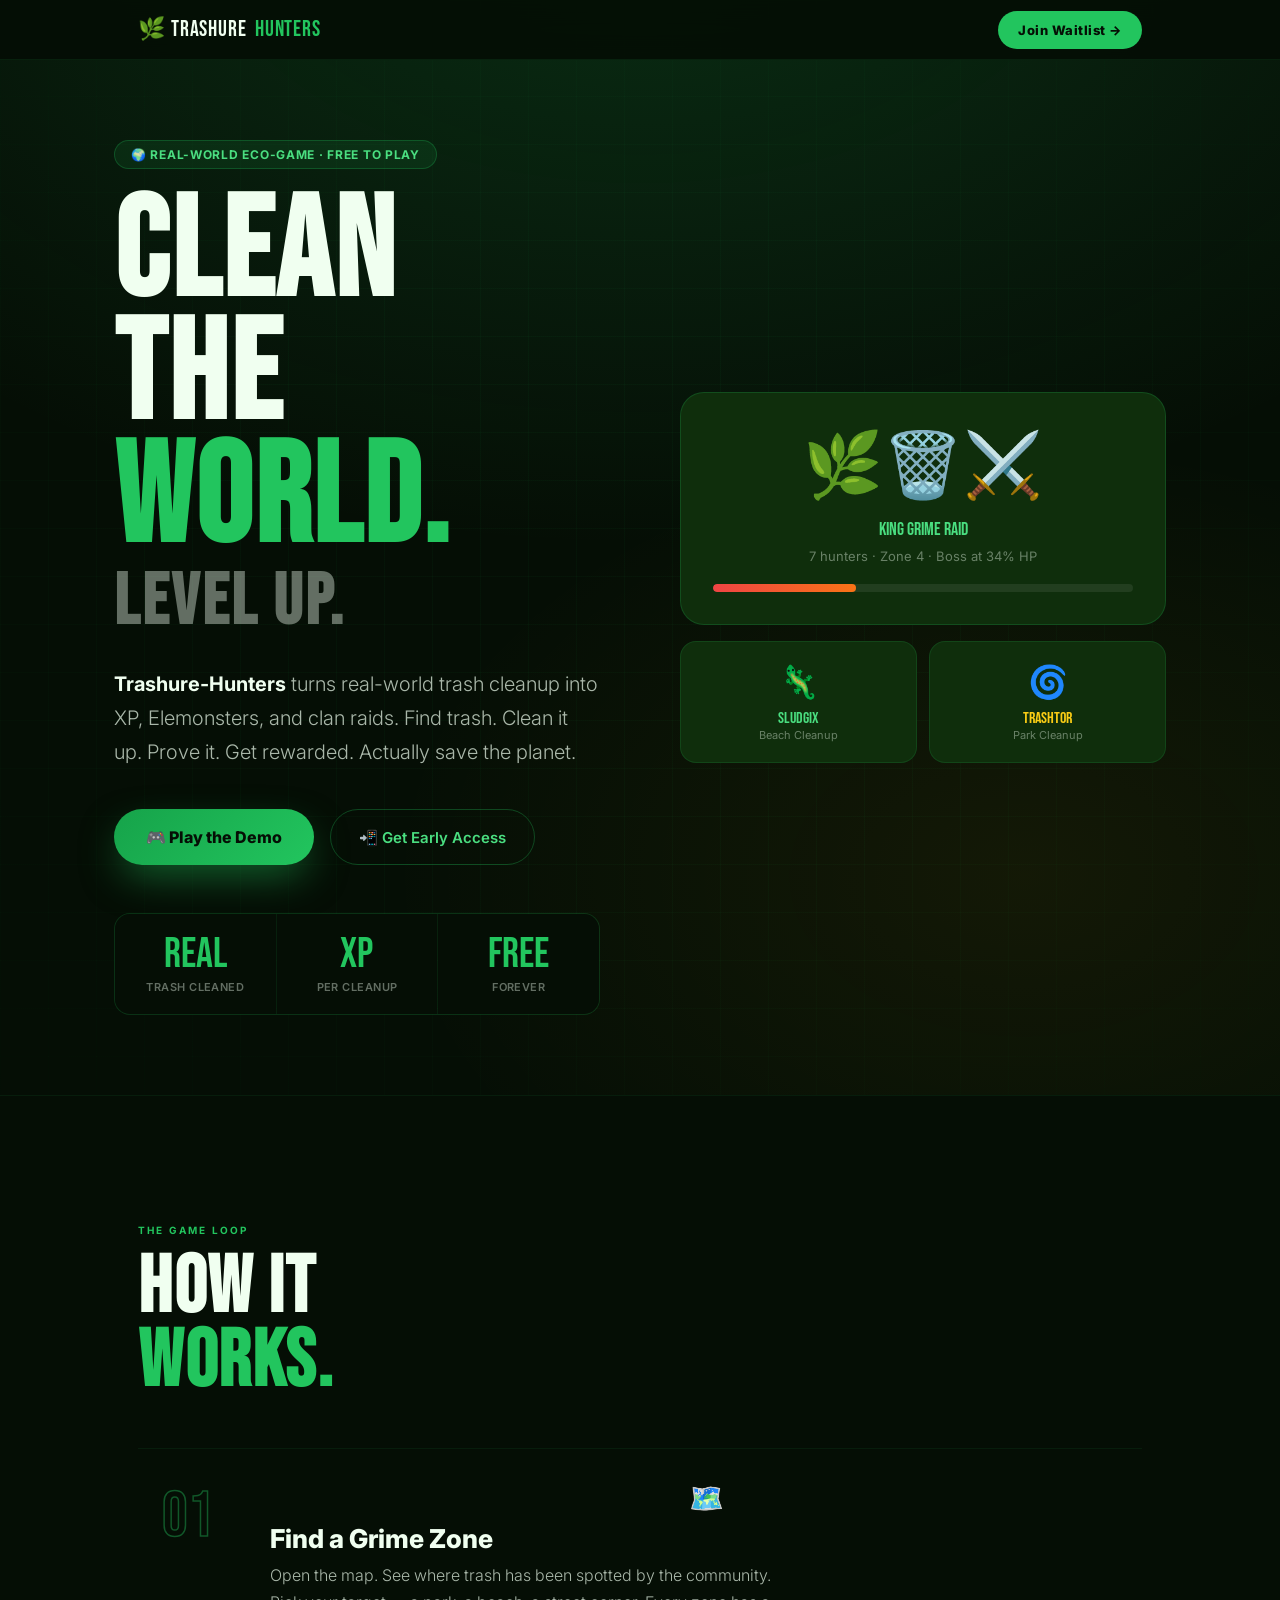
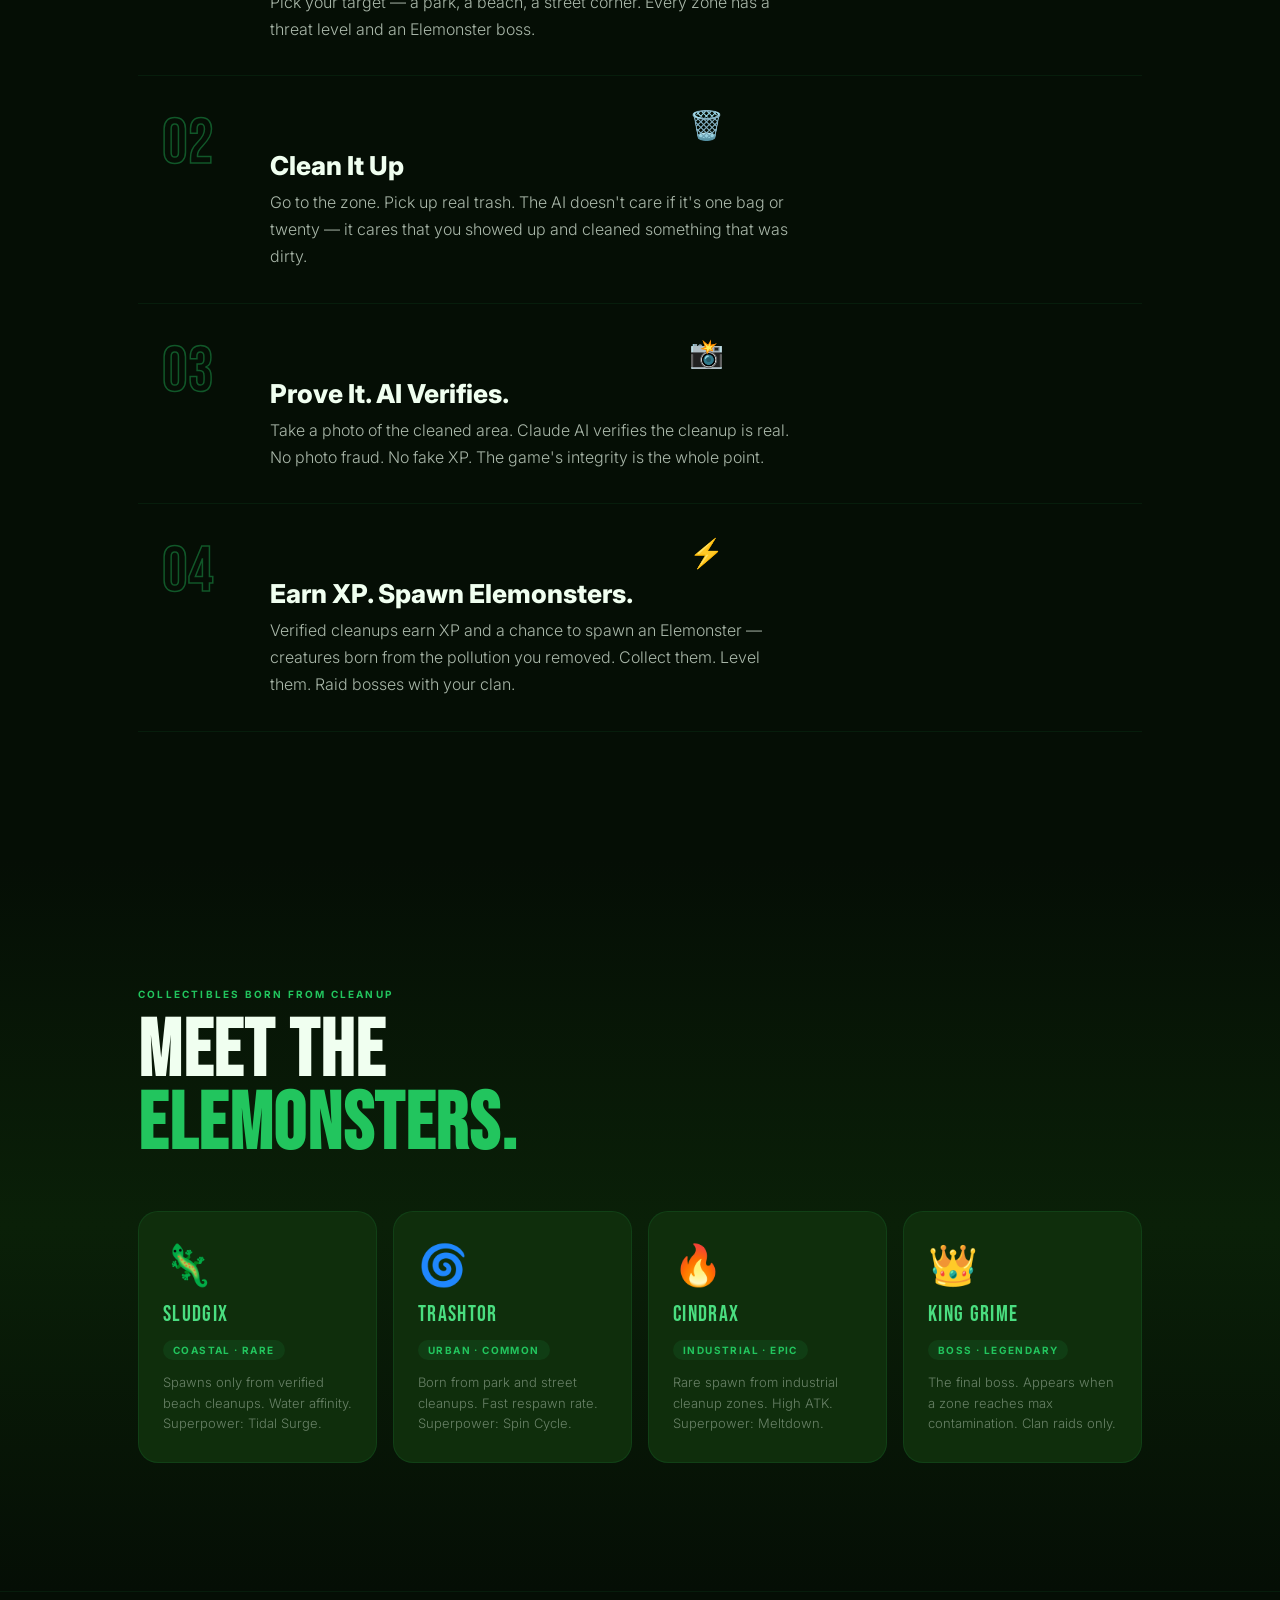
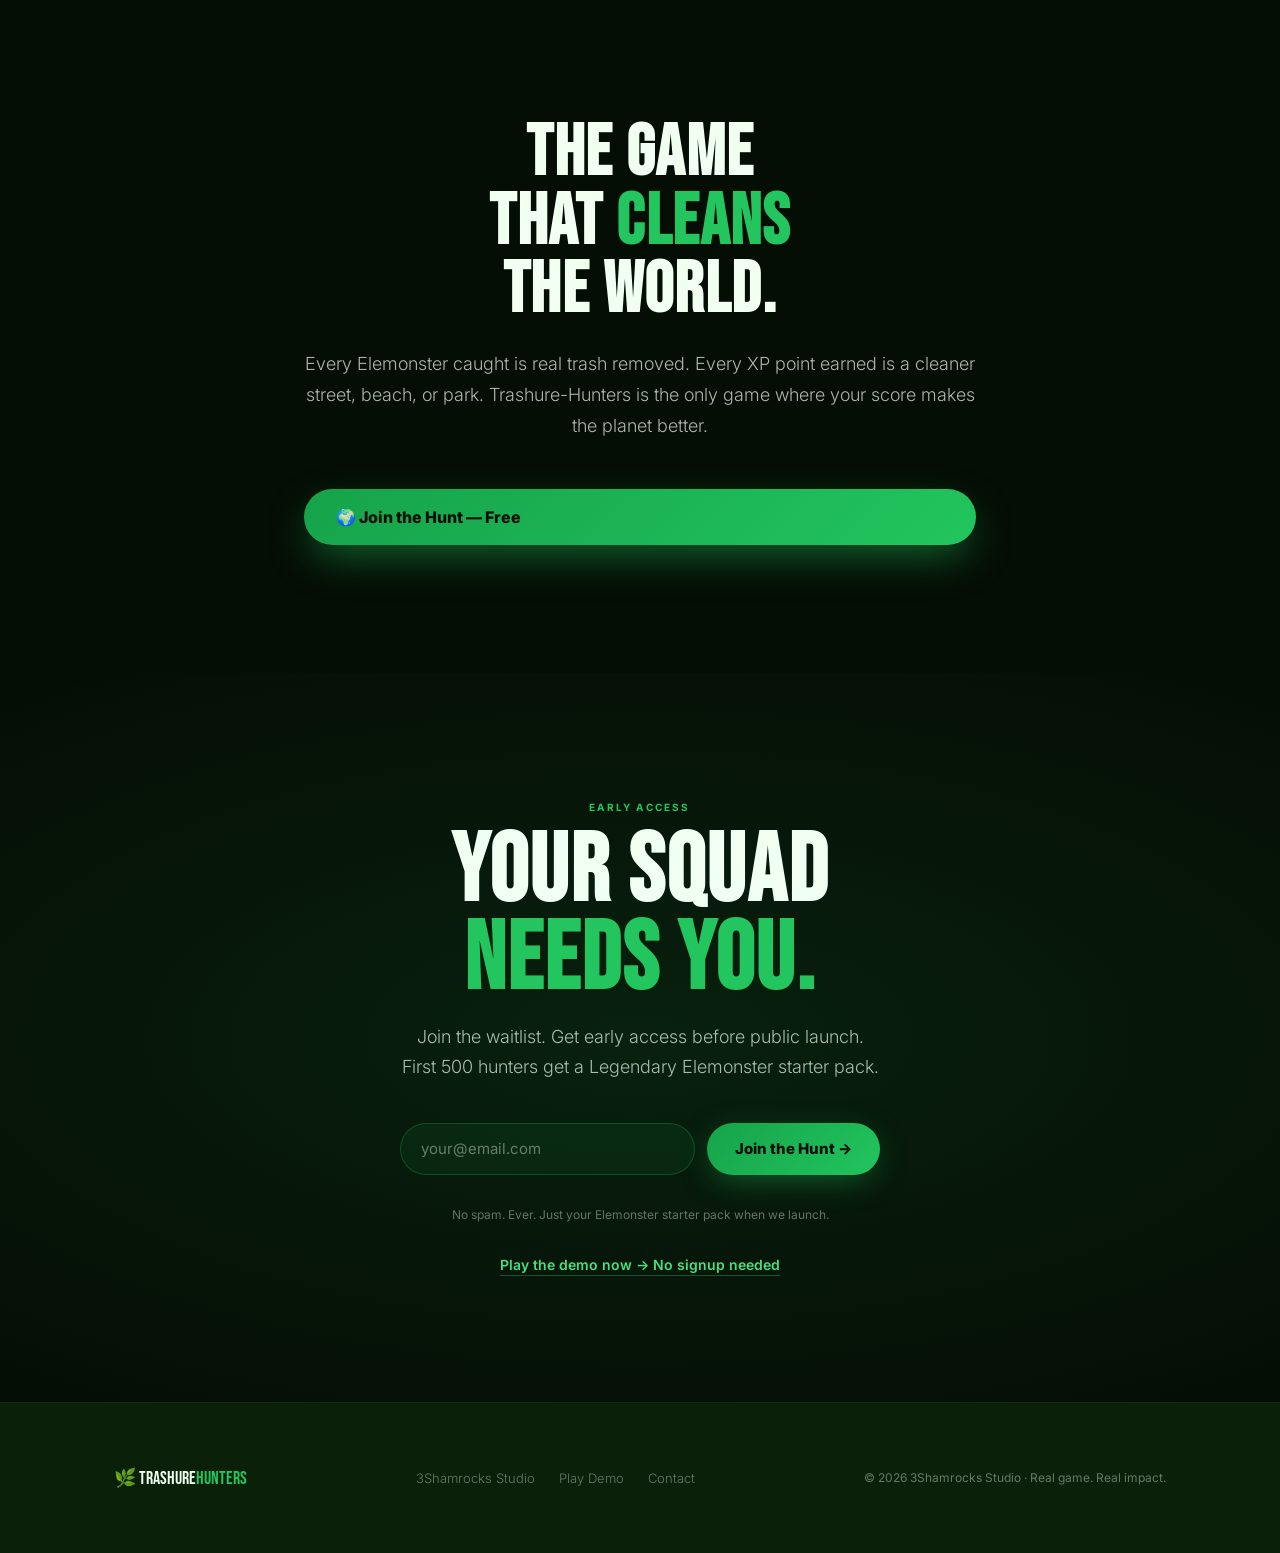
<file: marketing.html>
<!DOCTYPE html>
<html lang="en">
<head>
<meta charset="UTF-8">
<meta name="viewport" content="width=device-width,initial-scale=1,viewport-fit=cover">
<meta name="theme-color" content="#050E05">
<title>Trashure-Hunters — Clean the World. Level Up.</title>
<meta name="description" content="The game where cleaning up real trash earns XP, spawns Elemonsters, and unlocks raids. Real impact. Real rewards. Free.">
<meta property="og:title" content="Trashure-Hunters">
<meta property="og:description" content="Clean the world. Level up your squad.">
<link rel="preconnect" href="https://fonts.googleapis.com">
<link rel="preconnect" href="https://fonts.gstatic.com" crossorigin>
<link href="https://fonts.googleapis.com/css2?family=Bebas+Neue&family=Inter:wght@300;400;600;700;900&display=swap" rel="stylesheet">
<style>
/* TH MARKETING SITE — DARK ECO-GAME AESTHETIC */
:root{
  --g1:#0A2008; --g2:#0F2E0C; --g3:#163A10;
  --green:#22c55e; --green2:#16a34a; --green3:#4ade80;
  --yellow:#facc15; --orange:#f97316;
  --tx0:#F0FFF0; --tx1:rgba(240,255,240,.7); --tx2:rgba(240,255,240,.4);
  --bd: 'Bebas Neue',display-swap,cursive;
  --b: 'Inter',sans-serif;
}
*{box-sizing:border-box;margin:0;padding:0}
html{scroll-behavior:smooth;overflow-x:hidden}
body{background:#050E05;color:var(--tx0);font-family:var(--b);overflow-x:hidden;
  -webkit-font-smoothing:antialiased}
a{color:inherit;text-decoration:none}
img{display:block;max-width:100%}

/* NAV */
.nav{
  position:fixed;inset-inline:0;top:0;z-index:100;
  height:60px;background:rgba(5,14,5,.9);
  backdrop-filter:blur(20px);
  border-bottom:1px solid rgba(34,197,94,.1);
  display:flex;align-items:center;
}
.nav-in{
  max-width:1100px;margin:0 auto;padding:0 24px;
  display:flex;align-items:center;justify-content:space-between;width:100%;
}
.nav-logo{
  font-family:var(--bd);font-size:22px;letter-spacing:.04em;
  color:var(--tx0);display:flex;align-items:center;gap:8px;
}
.nav-logo span{color:var(--green)}
.nav-cta{
  height:38px;padding:0 20px;
  background:var(--green);color:#050E05;
  font-weight:800;font-size:13px;letter-spacing:.04em;
  border-radius:50px;transition:filter .2s;
  display:flex;align-items:center;
}
.nav-cta:hover{filter:brightness(1.1)}

/* HERO */
.hero{
  min-height:100svh;
  background:
    radial-gradient(ellipse 80% 60% at 50% -10%, rgba(34,197,94,.18), transparent),
    radial-gradient(ellipse 50% 40% at 80% 80%, rgba(250,204,21,.06), transparent),
    #050E05;
  display:flex;align-items:center;
  padding-top:60px;
  position:relative;overflow:hidden;
}
.hero-grid{
  position:absolute;inset:0;
  background-image:
    linear-gradient(rgba(34,197,94,.04) 1px, transparent 1px),
    linear-gradient(90deg, rgba(34,197,94,.04) 1px, transparent 1px);
  background-size:48px 48px;
  mask-image:radial-gradient(ellipse 100% 100% at center, black 30%, transparent 80%);
}
.hero-in{
  max-width:1100px;margin:0 auto;padding:80px 24px;
  display:grid;grid-template-columns:1fr;gap:48px;
  align-items:center;position:relative;z-index:1;
}
.hero-tag{
  display:inline-flex;align-items:center;gap:8px;
  background:rgba(34,197,94,.1);border:1px solid rgba(34,197,94,.25);
  border-radius:50px;padding:6px 16px;
  font-size:12px;font-weight:700;color:var(--green3);letter-spacing:.06em;
  text-transform:uppercase;margin-bottom:24px;
}
.hero-h1{
  font-family:var(--bd);
  font-size:clamp(60px,13vw,140px);
  line-height:.88;letter-spacing:.02em;
  color:var(--tx0);margin-bottom:8px;
}
.hero-h1 em{font-style:normal;color:var(--green)}
.hero-h2{
  font-family:var(--bd);
  font-size:clamp(32px,7vw,72px);
  line-height:.9;letter-spacing:.04em;
  color:var(--tx2);margin-bottom:32px;
}
.hero-sub{
  font-size:clamp(16px,2.5vw,20px);font-weight:300;
  color:var(--tx1);line-height:1.7;max-width:46ch;margin-bottom:40px;
}
.hero-sub b{font-weight:700;color:var(--tx0)}
.hero-ctas{display:flex;flex-wrap:wrap;gap:16px;align-items:center;margin-bottom:48px}
.btn-play{
  height:56px;padding:0 32px;
  background:linear-gradient(135deg,var(--green2),var(--green));
  color:#050E05;font-weight:800;font-size:16px;
  border-radius:50px;display:flex;align-items:center;gap:10px;
  box-shadow:0 16px 40px -8px rgba(34,197,94,.5);
  transition:transform .15s,filter .15s;
}
.btn-play:hover{transform:translateY(-2px);filter:brightness(1.08)}
.btn-demo{
  height:56px;padding:0 28px;
  border:1.5px solid rgba(34,197,94,.3);
  color:var(--green3);font-weight:600;font-size:15px;
  border-radius:50px;display:flex;align-items:center;gap:8px;
  transition:border-color .2s,color .2s;
}
.btn-demo:hover{border-color:var(--green);color:var(--green)}
.hero-stats{
  display:grid;grid-template-columns:repeat(3,1fr);
  gap:1px;background:rgba(34,197,94,.1);border-radius:16px;overflow:hidden;
  border:1px solid rgba(34,197,94,.1);
}
.hstat{
  padding:20px 16px;background:#050E05;text-align:center;
}
.hstat-n{
  font-family:var(--bd);font-size:clamp(28px,5vw,42px);
  color:var(--green);line-height:1;
}
.hstat-l{font-size:11px;font-weight:600;color:var(--tx2);margin-top:4px;letter-spacing:.04em;text-transform:uppercase}

/* HOW IT WORKS */
.how{
  padding:clamp(80px,10vw,128px) 0;
  background:#050E05;border-top:1px solid rgba(34,197,94,.08);
}
.section-in{max-width:1100px;margin:0 auto;padding:0 24px}
.sec-tag{
  font-size:10px;font-weight:700;letter-spacing:.22em;text-transform:uppercase;
  color:var(--green);margin-bottom:16px;display:block;
}
.sec-h{
  font-family:var(--bd);
  font-size:clamp(40px,7vw,80px);line-height:.92;letter-spacing:.02em;
  color:var(--tx0);margin-bottom:48px;
}
.sec-h em{font-style:normal;color:var(--green)}
.steps{display:grid;grid-template-columns:1fr;gap:2px}
.step{
  display:grid;grid-template-columns:80px 1fr;gap:32px;
  padding:32px 0;border-top:1px solid rgba(34,197,94,.08);align-items:start;
}
.step:last-child{border-bottom:1px solid rgba(34,197,94,.08)}
.step-num{
  font-family:var(--bd);font-size:clamp(40px,6vw,64px);line-height:1;
  color:transparent;-webkit-text-stroke:1.5px rgba(34,197,94,.4);
  text-align:center;padding-top:4px;
}
.step-ico{font-size:28px;text-align:center;margin-bottom:8px}
.step-title{font-size:clamp(20px,3vw,26px);font-weight:800;color:var(--tx0);margin-bottom:8px}
.step-copy{font-size:clamp(14px,2vw,16px);font-weight:300;color:var(--tx1);line-height:1.7;max-width:52ch}

/* ELEMONSTERS */
.monsters{
  padding:clamp(80px,10vw,128px) 0;
  background:linear-gradient(180deg,#050E05,var(--g1),#050E05);
}
.monsters-grid{
  display:grid;grid-template-columns:repeat(2,1fr);gap:16px;
  margin-top:48px;
}
.monster-card{
  background:var(--g2);border:1px solid rgba(34,197,94,.12);
  border-radius:20px;padding:28px 24px;
  display:flex;flex-direction:column;align-items:flex-start;gap:12px;
}
.monster-ico{font-size:40px}
.monster-name{font-family:var(--bd);font-size:22px;letter-spacing:.06em;color:var(--green3)}
.monster-type{
  font-size:10px;font-weight:700;letter-spacing:.14em;text-transform:uppercase;
  padding:4px 10px;border-radius:50px;background:rgba(34,197,94,.1);color:var(--green);
}
.monster-desc{font-size:13px;font-weight:300;color:var(--tx2);line-height:1.6}

/* IMPACT */
.impact{
  padding:clamp(80px,10vw,128px) 0;
  background:#050E05;border-top:1px solid rgba(34,197,94,.08);
  text-align:center;
}
.impact-in{max-width:720px;margin:0 auto;padding:0 24px}
.impact-verse{
  font-family:var(--bd);
  font-size:clamp(36px,7vw,72px);line-height:.95;
  letter-spacing:.02em;color:var(--tx0);margin-bottom:24px;
}
.impact-verse em{font-style:normal;color:var(--green)}
.impact-sub{font-size:clamp(15px,2.5vw,18px);font-weight:300;color:var(--tx1);line-height:1.7;margin-bottom:48px}

/* WAITLIST */
.waitlist{
  padding:clamp(80px,10vw,128px) 0;
  background:radial-gradient(ellipse 80% 60% at 50% 50%, rgba(34,197,94,.1), transparent);
  text-align:center;
}
.wl-h{
  font-family:var(--bd);font-size:clamp(44px,9vw,96px);
  line-height:.92;letter-spacing:.02em;color:var(--tx0);margin-bottom:16px;
}
.wl-h em{font-style:normal;color:var(--green)}
.wl-sub{font-size:clamp(15px,2.5vw,18px);font-weight:300;color:var(--tx1);margin-bottom:40px;line-height:1.7}
.wl-form{
  display:flex;flex-wrap:wrap;gap:12px;justify-content:center;max-width:480px;margin:0 auto 32px;
}
.wl-input{
  flex:1;min-width:200px;height:52px;padding:0 20px;
  background:rgba(34,197,94,.08);border:1.5px solid rgba(34,197,94,.25);
  color:var(--tx0);font-size:15px;font-family:var(--b);border-radius:50px;
  outline:none;transition:border-color .2s;
}
.wl-input::placeholder{color:var(--tx2)}
.wl-input:focus{border-color:var(--green)}
.wl-btn{
  height:52px;padding:0 28px;
  background:linear-gradient(135deg,var(--green2),var(--green));
  color:#050E05;font-weight:800;font-size:15px;
  border-radius:50px;border:none;cursor:pointer;
  box-shadow:0 8px 32px -8px rgba(34,197,94,.5);
  transition:filter .2s,transform .15s;font-family:var(--b);
}
.wl-btn:hover{filter:brightness(1.08);transform:translateY(-1px)}
.wl-note{font-size:12px;color:var(--tx2)}

/* FOOTER */
.footer{
  padding:clamp(40px,5vw,64px) 0;
  background:var(--g1);border-top:1px solid rgba(34,197,94,.08);
}
.footer-in{
  max-width:1100px;margin:0 auto;padding:0 24px;
  display:flex;flex-wrap:wrap;gap:24px;align-items:center;
  justify-content:space-between;
}
.footer-logo{font-family:var(--bd);font-size:18px;color:var(--tx0)}
.footer-logo span{color:var(--green)}
.footer-copy{font-size:12px;color:var(--tx2)}
.footer-links{display:flex;gap:24px;flex-wrap:wrap}
.footer-links a{font-size:13px;font-weight:300;color:var(--tx2);transition:color .15s}
.footer-links a:hover{color:var(--tx0)}

/* REVEAL */
.reveal{opacity:0;transform:translateY(20px);transition:opacity .6s,transform .6s}
.reveal.on{opacity:1;transform:none}

/* DESKTOP */
@media(min-width:768px){
  .hero-in{grid-template-columns:1fr 1fr;gap:80px}
  .monsters-grid{grid-template-columns:repeat(4,1fr)}
  .steps{gap:0}
  .step{grid-template-columns:100px 1fr}
}
@media(min-width:1100px){
  .section-in{padding:0 48px}
  .nav-in{padding:0 48px}
}
</style>
</head>
<body>

<nav class="nav">
  <div class="nav-in">
    <div class="nav-logo">🌿 Trashure<span>Hunters</span></div>
    <a href="#waitlist" class="nav-cta">Join Waitlist →</a>
  </div>
</nav>

<!-- HERO -->
<section class="hero">
  <div class="hero-grid"></div>
  <div class="hero-in">
    <div>
      <div class="hero-tag">🌍 Real-world eco-game · Free to play</div>
      <h1 class="hero-h1">CLEAN<br>THE<br><em>WORLD.</em></h1>
      <h2 class="hero-h2">LEVEL UP.</h2>
      <p class="hero-sub">
        <b>Trashure-Hunters</b> turns real-world trash cleanup into XP, Elemonsters, and clan raids.
        Find trash. Clean it up. Prove it. Get rewarded. Actually save the planet.
      </p>
      <div class="hero-ctas">
        <a href="https://3shamrocksstudio.github.io/th-prototype/" class="btn-play">
          🎮 Play the Demo
        </a>
        <a href="#waitlist" class="btn-demo">
          📲 Get Early Access
        </a>
      </div>
      <div class="hero-stats">
        <div class="hstat"><div class="hstat-n">Real</div><div class="hstat-l">Trash Cleaned</div></div>
        <div class="hstat"><div class="hstat-n">XP</div><div class="hstat-l">Per Cleanup</div></div>
        <div class="hstat"><div class="hstat-n">Free</div><div class="hstat-l">Forever</div></div>
      </div>
    </div>
    <div style="display:flex;flex-direction:column;gap:16px">
      <div style="background:var(--g2);border:1px solid rgba(34,197,94,.2);border-radius:24px;padding:32px;text-align:center">
        <div style="font-size:64px;margin-bottom:16px;animation:float 3s ease-in-out infinite">🌿🗑️⚔️</div>
        <div style="font-family:var(--bd);font-size:18px;color:var(--green3);margin-bottom:8px">KING GRIME RAID</div>
        <div style="font-size:13px;color:var(--tx2);margin-bottom:20px">7 hunters · Zone 4 · Boss at 34% HP</div>
        <div style="height:8px;background:rgba(255,255,255,.08);border-radius:4px;overflow:hidden">
          <div style="width:34%;height:100%;background:linear-gradient(90deg,#ef4444,#f97316);border-radius:4px"></div>
        </div>
      </div>
      <div style="display:grid;grid-template-columns:1fr 1fr;gap:12px">
        <div style="background:var(--g2);border:1px solid rgba(34,197,94,.15);border-radius:16px;padding:20px;text-align:center">
          <div style="font-size:32px;margin-bottom:8px">🦎</div>
          <div style="font-family:var(--bd);font-size:16px;color:var(--green3)">SLUDGIX</div>
          <div style="font-size:11px;color:var(--tx2)">Beach Cleanup</div>
        </div>
        <div style="background:var(--g2);border:1px solid rgba(34,197,94,.15);border-radius:16px;padding:20px;text-align:center">
          <div style="font-size:32px;margin-bottom:8px">🌀</div>
          <div style="font-family:var(--bd);font-size:16px;color:var(--yellow)">TRASHTOR</div>
          <div style="font-size:11px;color:var(--tx2)">Park Cleanup</div>
        </div>
      </div>
    </div>
  </div>
</section>

<!-- HOW IT WORKS -->
<section class="how reveal">
  <div class="section-in">
    <span class="sec-tag">The game loop</span>
    <h2 class="sec-h">HOW IT<br><em>WORKS.</em></h2>
    <div class="steps">
      <div class="step">
        <div><div class="step-num">01</div></div>
        <div>
          <div class="step-ico">🗺️</div>
          <div class="step-title">Find a Grime Zone</div>
          <div class="step-copy">Open the map. See where trash has been spotted by the community. Pick your target — a park, a beach, a street corner. Every zone has a threat level and an Elemonster boss.</div>
        </div>
      </div>
      <div class="step">
        <div><div class="step-num">02</div></div>
        <div>
          <div class="step-ico">🗑️</div>
          <div class="step-title">Clean It Up</div>
          <div class="step-copy">Go to the zone. Pick up real trash. The AI doesn't care if it's one bag or twenty — it cares that you showed up and cleaned something that was dirty.</div>
        </div>
      </div>
      <div class="step">
        <div><div class="step-num">03</div></div>
        <div>
          <div class="step-ico">📸</div>
          <div class="step-title">Prove It. AI Verifies.</div>
          <div class="step-copy">Take a photo of the cleaned area. Claude AI verifies the cleanup is real. No photo fraud. No fake XP. The game's integrity is the whole point.</div>
        </div>
      </div>
      <div class="step">
        <div><div class="step-num">04</div></div>
        <div>
          <div class="step-ico">⚡</div>
          <div class="step-title">Earn XP. Spawn Elemonsters.</div>
          <div class="step-copy">Verified cleanups earn XP and a chance to spawn an Elemonster — creatures born from the pollution you removed. Collect them. Level them. Raid bosses with your clan.</div>
        </div>
      </div>
    </div>
  </div>
</section>

<!-- ELEMONSTERS -->
<section class="monsters reveal">
  <div class="section-in">
    <span class="sec-tag">Collectibles born from cleanup</span>
    <h2 class="sec-h">MEET THE<br><em>ELEMONSTERS.</em></h2>
    <div class="monsters-grid">
      <div class="monster-card">
        <div class="monster-ico">🦎</div>
        <div class="monster-name">SLUDGIX</div>
        <div class="monster-type">Coastal · Rare</div>
        <div class="monster-desc">Spawns only from verified beach cleanups. Water affinity. Superpower: Tidal Surge.</div>
      </div>
      <div class="monster-card">
        <div class="monster-ico">🌀</div>
        <div class="monster-name">TRASHTOR</div>
        <div class="monster-type">Urban · Common</div>
        <div class="monster-desc">Born from park and street cleanups. Fast respawn rate. Superpower: Spin Cycle.</div>
      </div>
      <div class="monster-card">
        <div class="monster-ico">🔥</div>
        <div class="monster-name">CINDRAX</div>
        <div class="monster-type">Industrial · Epic</div>
        <div class="monster-desc">Rare spawn from industrial cleanup zones. High ATK. Superpower: Meltdown.</div>
      </div>
      <div class="monster-card">
        <div class="monster-ico">👑</div>
        <div class="monster-name">KING GRIME</div>
        <div class="monster-type">Boss · Legendary</div>
        <div class="monster-desc">The final boss. Appears when a zone reaches max contamination. Clan raids only.</div>
      </div>
    </div>
  </div>
</section>

<!-- IMPACT -->
<section class="impact reveal">
  <div class="impact-in">
    <h2 class="impact-verse">THE GAME<br>THAT <em>CLEANS</em><br>THE WORLD.</h2>
    <p class="impact-sub">Every Elemonster caught is real trash removed. Every XP point earned is a cleaner street, beach, or park. Trashure-Hunters is the only game where your score makes the planet better.</p>
    <a href="#waitlist" class="btn-play" style="margin:0 auto">
      🌍 Join the Hunt — Free
    </a>
  </div>
</section>

<!-- WAITLIST -->
<section class="waitlist reveal" id="waitlist">
  <div class="section-in" style="text-align:center">
    <span class="sec-tag">Early Access</span>
    <h2 class="wl-h">YOUR SQUAD<br><em>NEEDS YOU.</em></h2>
    <p class="wl-sub">Join the waitlist. Get early access before public launch.<br>First 500 hunters get a Legendary Elemonster starter pack.</p>
    <form class="wl-form" onsubmit="joinWaitlist(event)">
      <input class="wl-input" type="email" placeholder="your@email.com" id="wl-email" required>
      <button class="wl-btn" type="submit">Join the Hunt →</button>
    </form>
    <p class="wl-note" id="wl-msg">No spam. Ever. Just your Elemonster starter pack when we launch.</p>
    <div style="margin-top:32px">
      <a href="https://3shamrocksstudio.github.io/th-prototype/" 
         style="color:var(--green3);font-size:14px;font-weight:600;border-bottom:1px solid rgba(74,222,128,.3);padding-bottom:2px">
        Play the demo now → No signup needed
      </a>
    </div>
  </div>
</section>

<footer class="footer">
  <div class="footer-in">
    <div class="footer-logo">🌿 Trashure<span>Hunters</span></div>
    <div class="footer-links">
      <a href="https://3shamrocksstudio.github.io/">3Shamrocks Studio</a>
      <a href="https://3shamrocksstudio.github.io/th-prototype/">Play Demo</a>
      <a href="mailto:markodave@gmail.com">Contact</a>
    </div>
    <div class="footer-copy">© 2026 3Shamrocks Studio · Real game. Real impact.</div>
  </div>
</footer>

<style>
@keyframes float{0%,100%{transform:translateY(0)}50%{transform:translateY(-8px)}}
</style>

<script>
// Scroll reveals
(function(){
  var io = new IntersectionObserver(function(e){
    e.forEach(function(x){if(x.isIntersecting){x.target.classList.add('on');io.unobserve(x.target);}});
  },{threshold:.08});
  document.querySelectorAll('.reveal').forEach(function(el){io.observe(el);});
})();

// Waitlist form
function joinWaitlist(e) {
  e.preventDefault();
  var email = document.getElementById('wl-email').value;
  var msg = document.getElementById('wl-msg');
  if (!email) return;
  // No form service yet: hand the signup to the visitor's email app so it actually reaches the team.
  location.href = 'mailto:markodave@gmail.com?subject=' + encodeURIComponent('Trashure-Hunters waitlist') + '&body=' + encodeURIComponent('Please add me to the Trashure-Hunters waitlist: ' + email);
  document.getElementById('wl-email').value = '';
  msg.textContent = 'Your email app is opening. Hit Send to lock in your spot.';
  msg.style.color = '#4ade80';
}
</script>
</body>
</html>
</file>
